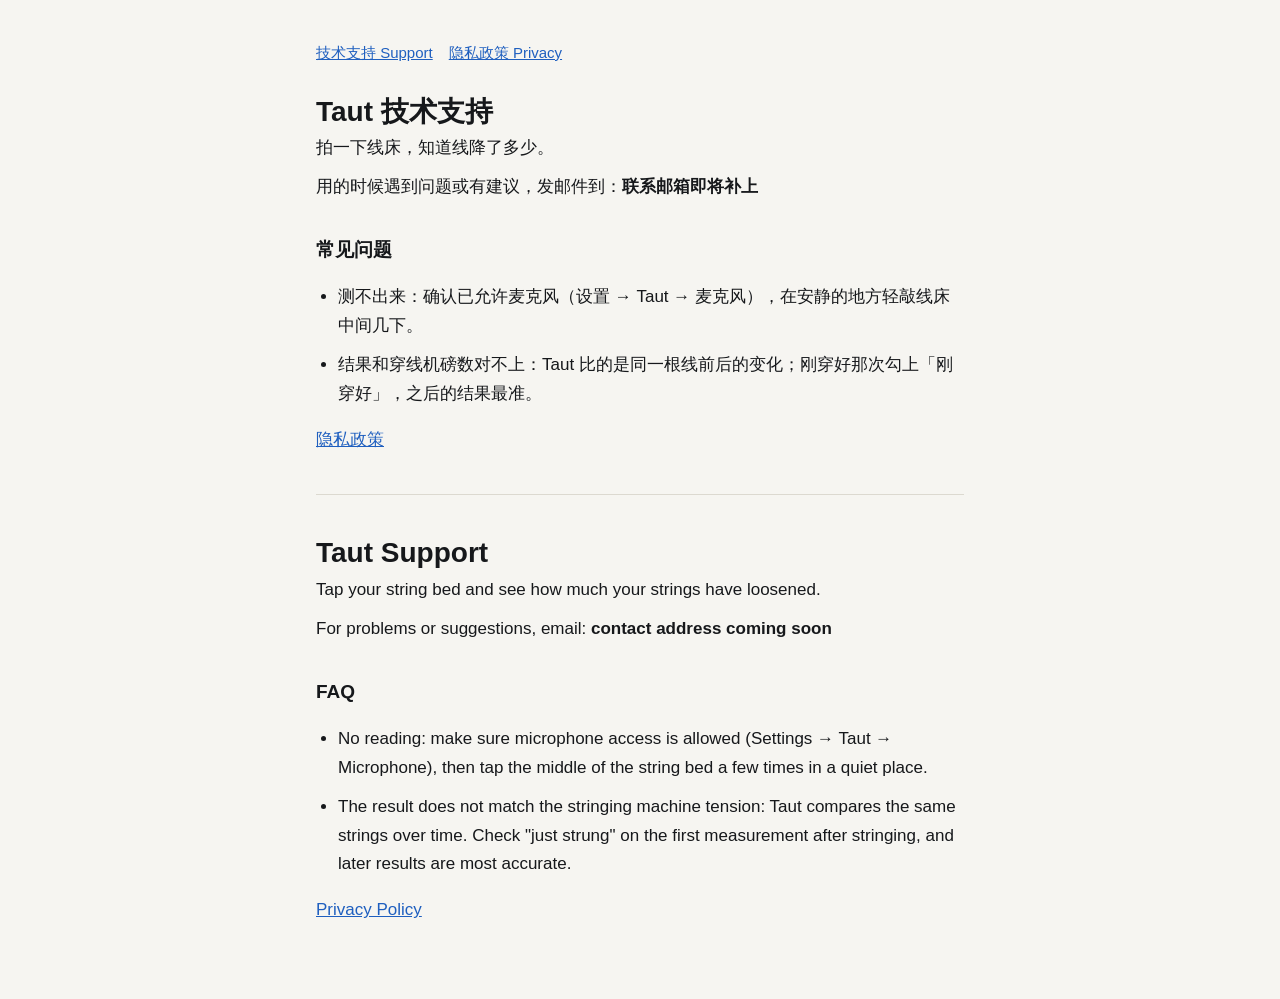
<file: index.html>
<!doctype html>
<html lang="zh-CN">
<head>
<meta charset="utf-8">
<meta name="viewport" content="width=device-width, initial-scale=1">
<title>Taut 技术支持 · Support</title>
<link rel="stylesheet" href="style.css">
</head>
<body>
<main>
<nav><a href="./">技术支持 Support</a><a href="privacy.html">隐私政策 Privacy</a></nav>

<h1>Taut 技术支持</h1>
<p>拍一下线床，知道线降了多少。</p>
<p>用的时候遇到问题或有建议，发邮件到：<strong>联系邮箱即将补上</strong></p>

<h2>常见问题</h2>
<ul>
  <li>测不出来：确认已允许麦克风（设置 → Taut → 麦克风），在安静的地方轻敲线床中间几下。</li>
  <li>结果和穿线机磅数对不上：Taut 比的是同一根线前后的变化；刚穿好那次勾上「刚穿好」，之后的结果最准。</li>
</ul>
<p><a href="privacy.html">隐私政策</a></p>

<hr>

<h1>Taut Support</h1>
<p>Tap your string bed and see how much your strings have loosened.</p>
<p>For problems or suggestions, email: <strong>contact address coming soon</strong></p>

<h2>FAQ</h2>
<ul>
  <li>No reading: make sure microphone access is allowed (Settings → Taut → Microphone), then tap the middle of the string bed a few times in a quiet place.</li>
  <li>The result does not match the stringing machine tension: Taut compares the same strings over time. Check "just strung" on the first measurement after stringing, and later results are most accurate.</li>
</ul>
<p><a href="privacy.html">Privacy Policy</a></p>
</main>
</body>
</html>
</file>
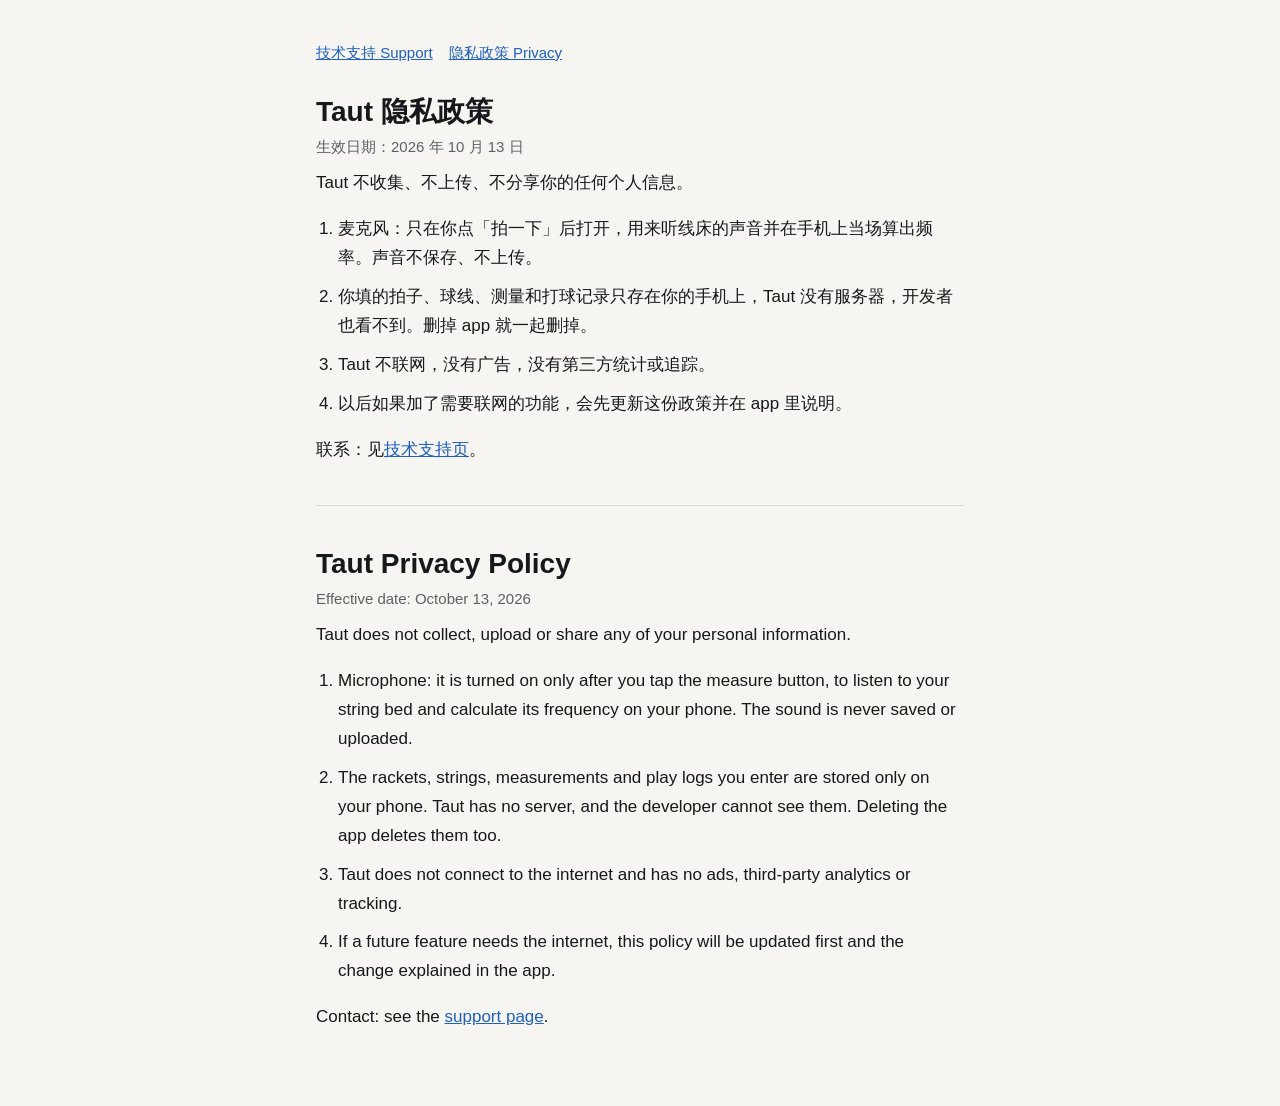
<file: privacy.html>
<!doctype html>
<html lang="zh-CN">
<head>
<meta charset="utf-8">
<meta name="viewport" content="width=device-width, initial-scale=1">
<title>Taut 隐私政策 · Privacy Policy</title>
<link rel="stylesheet" href="style.css">
</head>
<body>
<main>
<nav><a href="./">技术支持 Support</a><a href="privacy.html">隐私政策 Privacy</a></nav>

<h1>Taut 隐私政策</h1>
<p class="muted">生效日期：2026 年 10 月 13 日</p>

<p>Taut 不收集、不上传、不分享你的任何个人信息。</p>
<ol>
  <li>麦克风：只在你点「拍一下」后打开，用来听线床的声音并在手机上当场算出频率。声音不保存、不上传。</li>
  <li>你填的拍子、球线、测量和打球记录只存在你的手机上，Taut 没有服务器，开发者也看不到。删掉 app 就一起删掉。</li>
  <li>Taut 不联网，没有广告，没有第三方统计或追踪。</li>
  <li>以后如果加了需要联网的功能，会先更新这份政策并在 app 里说明。</li>
</ol>
<p>联系：见<a href="./">技术支持页</a>。</p>

<hr>

<h1>Taut Privacy Policy</h1>
<p class="muted">Effective date: October 13, 2026</p>

<p>Taut does not collect, upload or share any of your personal information.</p>
<ol>
  <li>Microphone: it is turned on only after you tap the measure button, to listen to your string bed and calculate its frequency on your phone. The sound is never saved or uploaded.</li>
  <li>The rackets, strings, measurements and play logs you enter are stored only on your phone. Taut has no server, and the developer cannot see them. Deleting the app deletes them too.</li>
  <li>Taut does not connect to the internet and has no ads, third-party analytics or tracking.</li>
  <li>If a future feature needs the internet, this policy will be updated first and the change explained in the app.</li>
</ol>
<p>Contact: see the <a href="./">support page</a>.</p>
</main>
</body>
</html>
</file>
<file: style.css>
:root {
  --bg: #f6f5f1;
  --text: #16181b;
  --muted: #5d6066;
  --line: #dcd9d0;
  --link: #1f5fbf;
}
@media (prefers-color-scheme: dark) {
  :root {
    --bg: #111214;
    --text: #ecebe6;
    --muted: #a3a5aa;
    --line: #2c2e32;
    --link: #7fb0ff;
  }
}
* { box-sizing: border-box; }
body {
  margin: 0;
  background: var(--bg);
  color: var(--text);
  font: 17px/1.7 -apple-system, BlinkMacSystemFont, "PingFang SC", "Hiragino Sans GB", "Microsoft YaHei", "Segoe UI", sans-serif;
}
main { max-width: 680px; margin: 0 auto; padding: 40px 16px 64px; }
h1 { font-size: 28px; line-height: 1.3; margin: 0 0 4px; }
h2 { font-size: 19px; margin: 32px 0 8px; }
p, li { margin: 0 0 10px; }
ol, ul { padding-left: 22px; }
.muted { color: var(--muted); font-size: 15px; }
a { color: var(--link); }
hr { border: 0; border-top: 1px solid var(--line); margin: 40px 0; }
nav { font-size: 15px; margin-bottom: 28px; }
nav a { margin-right: 16px; }
</file>
